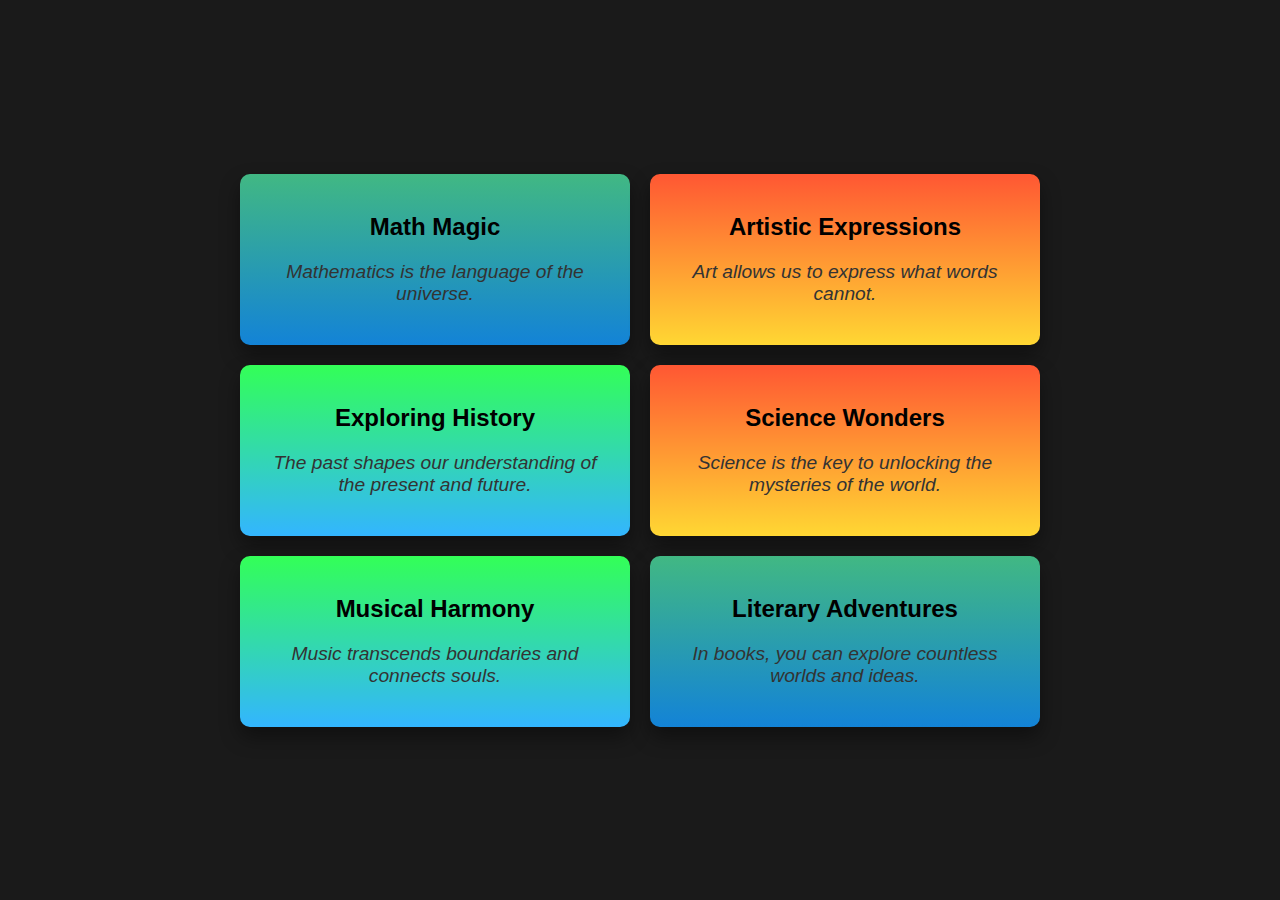
<file: fourth.html>
<!DOCTYPE html>
<html lang="en-us">

<head>
    <meta charset="utf-8">
    <meta name="viewport" content="width=device-width">
    <title>Grid Showcase</title>
    <style>
        body {
            margin: 0;
            padding: 0;
            font-family: 'Arial', sans-serif;
            background-color: #1a1a1a;
            color: #fff;
            display: flex;
            justify-content: center;
            align-items: center;
            min-height: 100vh;
        }

        .container {
            display: grid;
            grid-template-columns: repeat(2, 1fr);
            gap: 20px;
            text-align: center;
            max-width: 800px;
            margin: 0 auto;
        }

        .box {
            border-radius: 10px;
            padding: 20px;
            background: linear-gradient(to bottom, #FFD700, #FFA500);
            color: #000;
            box-shadow: 0 10px 20px rgba(0, 0, 0, 0.4);
            transition: transform 0.3s;
            cursor: pointer;
        }

        .box:hover {
            transform: scale(1.05);
        }

        .fact {
            font-style: italic;
            color: #333;
            font-size: 1.2em;
            margin-top: 10px;
        }
    </style>
</head>

<body>
    <div class="container">
        <div class="box" style="background: linear-gradient(to bottom, #41B883, #1383D7);">
            <h2>Math Magic</h2>
            <p class="fact">Mathematics is the language of the universe.</p>
        </div>
        <div class="box" style="background: linear-gradient(to bottom, #FF5733, #FFD733);">
            <h2>Artistic Expressions</h2>
            <p class="fact">Art allows us to express what words cannot.</p>
        </div>
        <div class="box" style="background: linear-gradient(to bottom, #33FF57, #33B5FF);">
            <h2>Exploring History</h2>
            <p class="fact">The past shapes our understanding of the present and future.</p>
        </div>
        <div class="box" style="background: linear-gradient(to bottom, #FF5733, #FFD733);">
            <h2>Science Wonders</h2>
            <p class="fact">Science is the key to unlocking the mysteries of the world.</p>
        </div>
        <div class="box" style="background: linear-gradient(to bottom, #33FF57, #33B5FF);">
            <h2>Musical Harmony</h2>
            <p class="fact">Music transcends boundaries and connects souls.</p>
        </div>
        <div class="box" style="background: linear-gradient(to bottom, #41B883, #1383D7);">
            <h2>Literary Adventures</h2>
            <p class="fact">In books, you can explore countless worlds and ideas.</p>
        </div>
    </div>
</body>

</html>
</file>
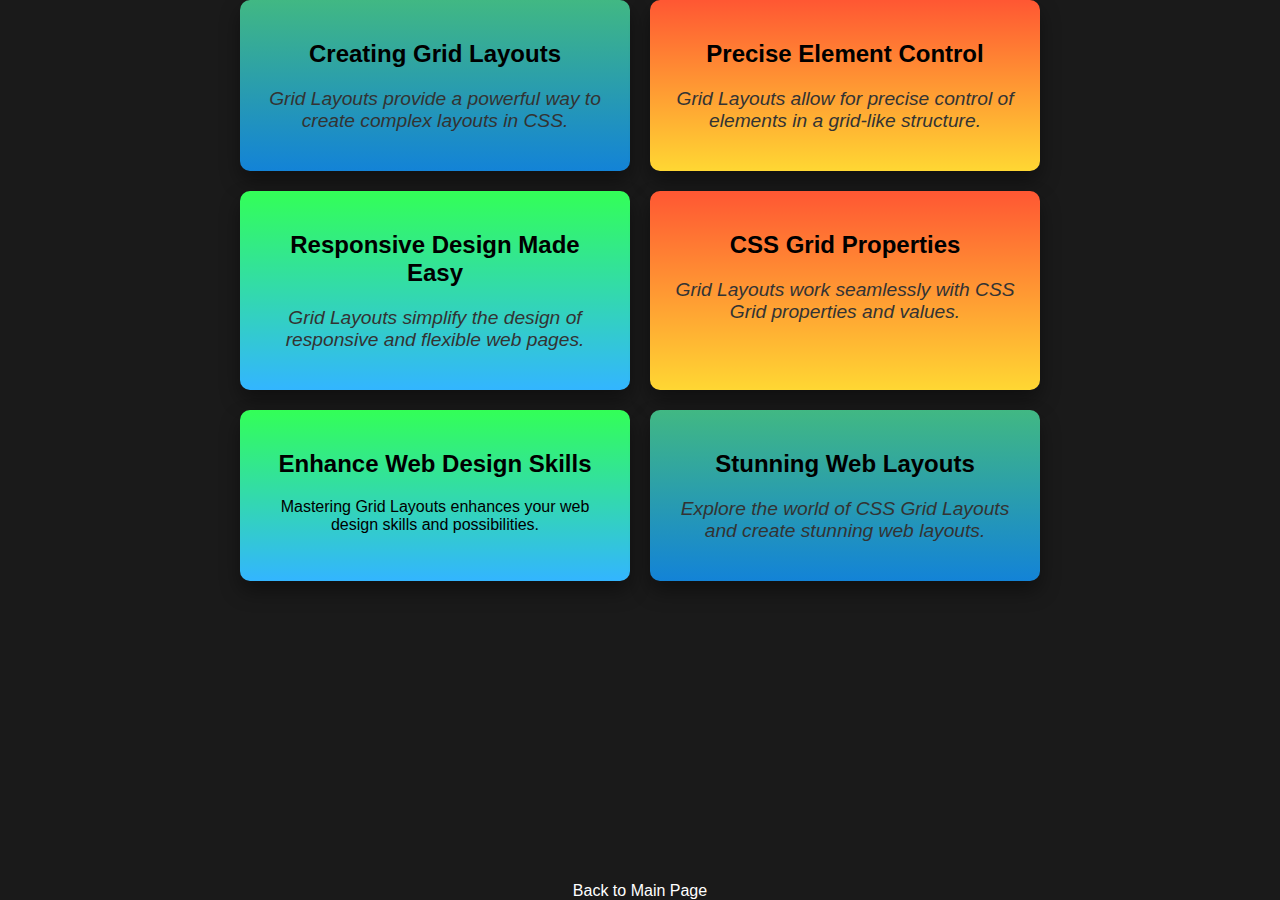
<file: Grid.html>
<!DOCTYPE html>
<html lang="en-us">

<head>
    <meta charset="utf-8">
    <meta name="viewport" content="width=device-width">
    <title>Grid Showcase</title>
    <style>
        body {
            margin: 0;
            padding: 0;
            font-family: 'Arial', sans-serif;
            background-color: #1a1a1a;
            color: #fff;
            display: flex;
            flex-direction: column;
            justify-content: space-between;
            min-height: 100vh;
        }

        .container {
            display: grid;
            grid-template-columns: repeat(2, 1fr);
            gap: 20px;
            text-align: center;
            max-width: 800px;
            margin: 0 auto;
            margin-bottom: 20px;
        }

        .box {
            border-radius: 10px;
            padding: 20px;
            background: linear-gradient(to bottom, #FFD700, #FFA500);
            color: #000;
            box-shadow: 0 10px 20px rgba(0, 0, 0, 0.4);
            transition: transform 0.3s;
            cursor: pointer;
            text-decoration: none;
        }

        .box:hover {
            transform: scale(1.05);
        }

        .fact {
            font-style: italic;
            color: #333;
            font-size: 1.2em;
            margin-top: 10px;
        }
        
        .footer {
            text-align: center;
        }
        
        .back-link {
            text-decoration: none;
            color: #fff;
        }
    </style>
</head>

<body>
    <div class="container">
        <a href="index.html" class="box" style="background: linear-gradient(to bottom, #41B883, #1383D7);">
            <h2>Creating Grid Layouts</h2>
            <p class="fact">Grid Layouts provide a powerful way to create complex layouts in CSS.</p>
        </a>
        <a href="#" class="box" style="background: linear-gradient(to bottom, #FF5733, #FFD733);">
            <h2>Precise Element Control</h2>
            <p class="fact">Grid Layouts allow for precise control of elements in a grid-like structure.</p>
        </a>
        <a href="#" class="box" style="background: linear-gradient(to bottom, #33FF57, #33B5FF);">
            <h2>Responsive Design Made Easy</h2>
            <p class="fact">Grid Layouts simplify the design of responsive and flexible web pages.</p>
        </a>
        <a href="#" class="box" style="background: linear-gradient(to bottom, #FF5733, #FFD733);">
            <h2>CSS Grid Properties</h2>
            <p class="fact">Grid Layouts work seamlessly with CSS Grid properties and values.</p>
        </a>
        <a href="#" class="box" style="background: linear-gradient(to bottom, #33FF57, #33B5FF);">
            <h2>Enhance Web Design Skills</h2>
            <p class "fact">Mastering Grid Layouts enhances your web design skills and possibilities.</p>
        </a>
        <a href="#" class="box" style="background: linear-gradient(to bottom, #41B883, #1383D7);">
            <h2>Stunning Web Layouts</h2>
            <p class="fact">Explore the world of CSS Grid Layouts and create stunning web layouts.</p>
        </a>
    </div>
    <div class="footer">
        <a class="back-link" href="index.html">Back to Main Page</a>
    </div>
</body>

</html>
</file>
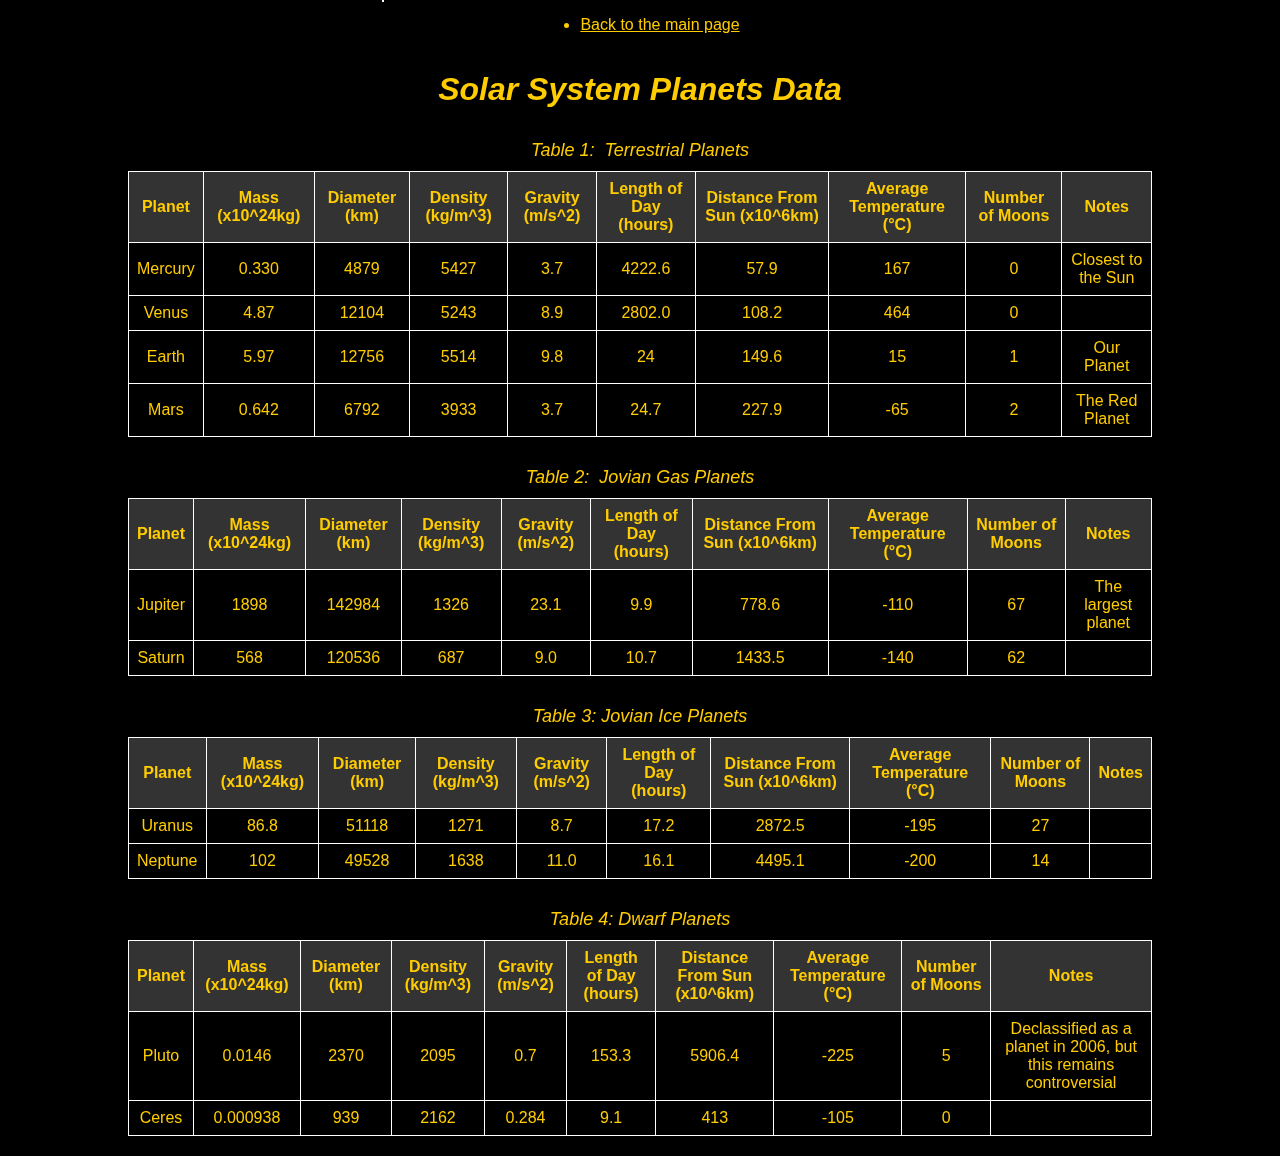
<file: PlanetData.html>
<!DOCTYPE html>
<html lang="en-CA">
<head>
  <title>PlanetData</title>
  <style>
    nav a {
      color: #ffcc00; /* Change to yellow color */
    }
  </style>
    <style>
        /* Common styles for the entire document */
        body {
          margin: 0;
          padding: 0;
          background-color: #000;
          color: #ffcc00;
          font-family: Arial, sans-serif;
          display: flex;
          flex-direction: column;
          align-items: center;
          justify-content: center;
          min-height: 100vh;
          /* Animate the background image */
          animation: animateBackground 1s linear infinite;
          background-size: 100% 100%;
        }
    
        @keyframes animateBackground {
          0% {
            background-size: 100% 100%;
          }
          50% {
            background-size: 110% 110%;
          }
          100% {
            background-size: 100% 100%;
          }
        }
    
        /* Styles for navigation links */
        nav a {
          color: #ffcc00;
        }
    
        /* Shooting star animation styles */
        .shooting-star {
          position: absolute;
          width: 2px;
          height: 2px;
          background-color: #fff;
          animation: shootingStar 2s linear infinite, flicker 0.1s alternate infinite;
        }
    
        /* Table styles */
        table {
          max-width: 80%;
          border-collapse: collapse;
          margin-bottom: 20px;
        }
    
        th, td {
          border: 1px solid white;
          padding: 8px;
          text-align: center;
        }
    
        th {
          background-color: #333;
          color: #ffcc00;
        }
    
        caption {
          font-style: italic;
          margin: 10px 0;
          font-size: 18px;
        }
    
        /* Star background */
        body::before {
          content: '';
          position: fixed;
          top: 0;
          left: 0;
          width: 100%;
          height: 100%;
          opacity: 0.5;
          z-index: -1;
        }
      </style>
    </head>
    <body>
      <!-- JavaScript to create and animate falling stars -->
      <script>
        function createFallingStar() {
          const star = document.createElement("div");
          star.classList.add("shooting-star");
          star.style.top = `${Math.random() * 100}%`;
          star.style.left = `${Math.random() * 100}%`;
          document.body.appendChild(star);
    
          // Animate the falling star
          star.animate([
            { top: '0%', opacity: 1 }, // Start position and opacity
            { top: '100%', opacity: 0 } // End position and opacity
          ], {
            duration: 2000 + Math.random() * 3000, // Random duration between 2 to 5 seconds
            easing: 'linear',
            iterations: 10, // Play animation 10
            fill: 'forwards', // Maintain final position and opacity
            delay: Math.random() * 5000 // Random delay before starting animation
          });
        }
    
        // Create more stars
        for (let i = 0; i < 100; i++) {
          createFallingStar();
        }
      </script>
  <nav>
    <ul>
      <li><a href="index.html">Back to the main page</a></li>
    </ul>
  </nav>
  <h1><i>Solar System Planets Data</i></h1>
  <table>
    <caption><i>Table 1:</i>&nbsp; Terrestrial Planets</caption>
    <tr>
      <th>Planet</th>
      <th>Mass (x10^24kg)</th>
      <th>Diameter (km)</th>
      <th>Density (kg/m^3)</th>
      <th>Gravity (m/s^2)</th>
      <th>Length of Day (hours)</th>
      <th>Distance From Sun (x10^6km)</th>
      <th>Average Temperature (°C)</th>
      <th>Number of Moons</th>
      <th>Notes</th>
    </tr>
    <tr>
      <td>Mercury</td>
      <td>0.330</td>
      <td>4879</td>
      <td>5427</td>
      <td>3.7</td>
      <td>4222.6</td>
      <td>57.9</td>
      <td>167</td>
      <td>0</td>
      <td>Closest to the Sun</td>
    </tr>
    <tr>
      <td>Venus</td>
      <td>4.87</td>
      <td>12104</td>
      <td>5243</td>
      <td>8.9</td>
      <td>2802.0</td>
      <td>108.2</td>
      <td>464</td>
      <td>0</td>
      <td></td>
    </tr>
    <tr>
      <td>Earth</td>
      <td>5.97</td>
      <td>12756</td>
      <td>5514</td>
      <td>9.8</td>
      <td>24</td>
      <td>149.6</td>
      <td>15</td>
      <td>1</td>
      <td>Our Planet</td>
    </tr>
    <tr>
      <td>Mars</td>
      <td>0.642</td>
      <td>6792</td>
      <td>3933</td>
      <td>3.7</td>
      <td>24.7</td>
      <td>227.9</td>
      <td>-65</td>
      <td>2</td>
      <td>The Red Planet</td>
    </tr>
  </table>
  <table>
    <caption><i>Table 2:</i>&nbsp; Jovian Gas Planets</caption>
    <tr>
      <th>Planet</th>
      <th>Mass (x10^24kg)</th>
      <th>Diameter (km)</th>
      <th>Density (kg/m^3)</th>
      <th>Gravity (m/s^2)</th>
      <th>Length of Day (hours)</th>
      <th>Distance From Sun (x10^6km)</th>
      <th>Average Temperature (°C)</th>
      <th>Number of Moons</th>
      <th>Notes</th>
    </tr>
    <tr>
      <td>Jupiter</td>
      <td>1898</td>
      <td>142984</td>
      <td>1326</td>
      <td>23.1</td>
      <td>9.9</td>
      <td>778.6</td>
      <td>-110</td>
      <td>67</td>
      <td>The largest planet</td>
    </tr>
    <tr>
      <td>Saturn</td>
      <td>568</td>
      <td>120536</td>
      <td>687</td>
      <td>9.0</td>
      <td>10.7</td>
      <td>1433.5</td>
      <td>-140</td>
      <td>62</td>
      <td></td>
    </tr>
  </table>
  <table>
    <caption><i>Table 3:</i>&nbsp;Jovian Ice Planets</caption>
    <tr>
      <th>Planet</th>
      <th>Mass (x10^24kg)</th>
      <th>Diameter (km)</th>
      <th>Density (kg/m^3)</th>
      <th>Gravity (m/s^2)</th>
      <th>Length of Day (hours)</th>
      <th>Distance From Sun (x10^6km)</th>
      <th>Average Temperature (°C)</th>
      <th>Number of Moons</th>
      <th>Notes</th>
    </tr>
    <tr>
      <td>Uranus</td>
      <td>86.8</td>
      <td>51118</td>
      <td>1271</td>
      <td>8.7</td>
      <td>17.2</td>
      <td>2872.5</td>
      <td>-195</td>
      <td>27</td>
      <td></td>
    </tr>
    <tr>
      <td>Neptune</td>
      <td>102</td>
      <td>49528</td>
      <td>1638</td>
      <td>11.0</td>
      <td>16.1</td>
      <td>4495.1</td>
      <td>-200</td>
      <td>14</td>
      <td></td>
    </tr>
  </table>
  <table>
    <caption><i>Table 4:</i>&nbsp;Dwarf Planets</caption>
    <tr>
      <th>Planet</th>
      <th>Mass (x10^24kg)</th>
      <th>Diameter (km)</th>
      <th>Density (kg/m^3)</th>
      <th>Gravity (m/s^2)</th>
      <th>Length of Day (hours)</th>
      <th>Distance From Sun (x10^6km)</th>
      <th>Average Temperature (°C)</th>
      <th>Number of Moons</th>
      <th>Notes</th>
    </tr>
    <tr>
      <td>Pluto</td>
      <td>0.0146</td>
      <td>2370</td>
      <td>2095</td>
      <td>0.7</td>
      <td>153.3</td>
      <td>5906.4</td>
      <td>-225</td>
      <td>5</td>
      <td>Declassified as a planet in 2006, but this remains controversial</td>
    </tr>
    <tr>
      <td>Ceres</td>
      <td>0.000938</td>
      <td>939</td>
      <td>2162</td>
      <td>0.284</td>
      <td>9.1</td>
      <td>413</td>
      <td>-105</td>
      <td>0</td>
      <td></td>
    </tr>
  </table>
</body>
</html>
</file>
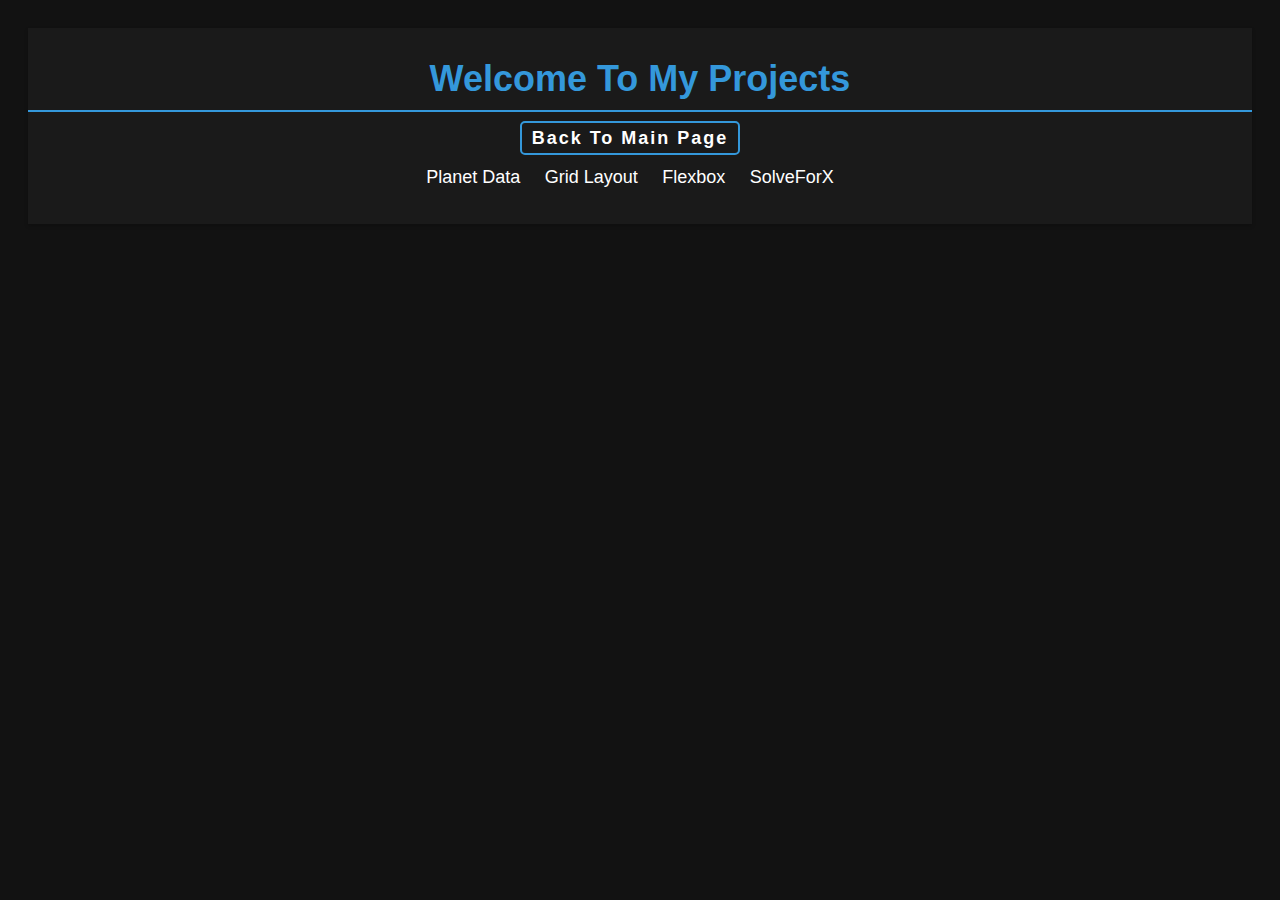
<file: second.html>
<!DOCTYPE html>
<html lang="en">
<head>
    <meta charset="UTF-8">
    <meta name="viewport" content="width=device-width, initial-scale=1.0">
    <title>Projects</title>
    <link rel="stylesheet" href="styles.css">
</head>
<body>
    <div class="navbar">
        <h1>Welcome To My Projects</h1>
        <ul>
            <li><a class="back-to-main" href="index.html">Back to Main Page</a></li>
            <br>
            <br>
            <li><a href="PlanetData.html">Planet Data</a></li>
            <li><a href="Grid.html">Grid Layout</a></li>
            <li><a href="third.html">Flexbox</a></li>
            <li><a href="solveforx.html">SolveForX</a></li>
        </ul>
    </div>
    <!-- Add more content as needed -->
</body>
</html>
</file>
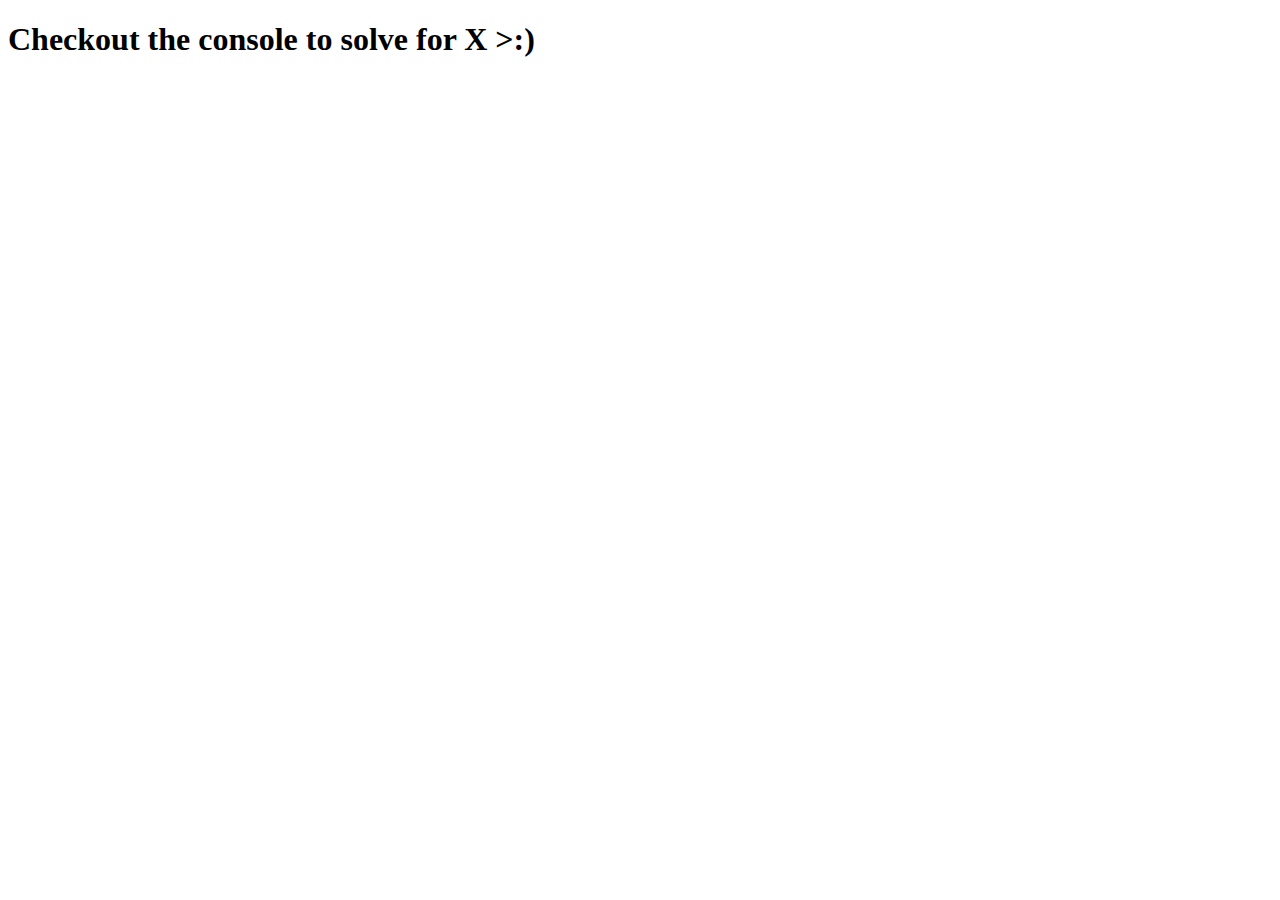
<file: solveforx.html>
<!DOCTYPE html>
<html lang="en">
<head>
    <meta charset="UTF-8">
    <meta name="viewport" content="width=device-width, initial-scale=1.0">
    <title>Solve For X</title>
    <script src="solveforx.js"></script>
</head>
<body>
    <h1>Checkout the console to solve for X >:)</h1>
</body>
</html>
</file>
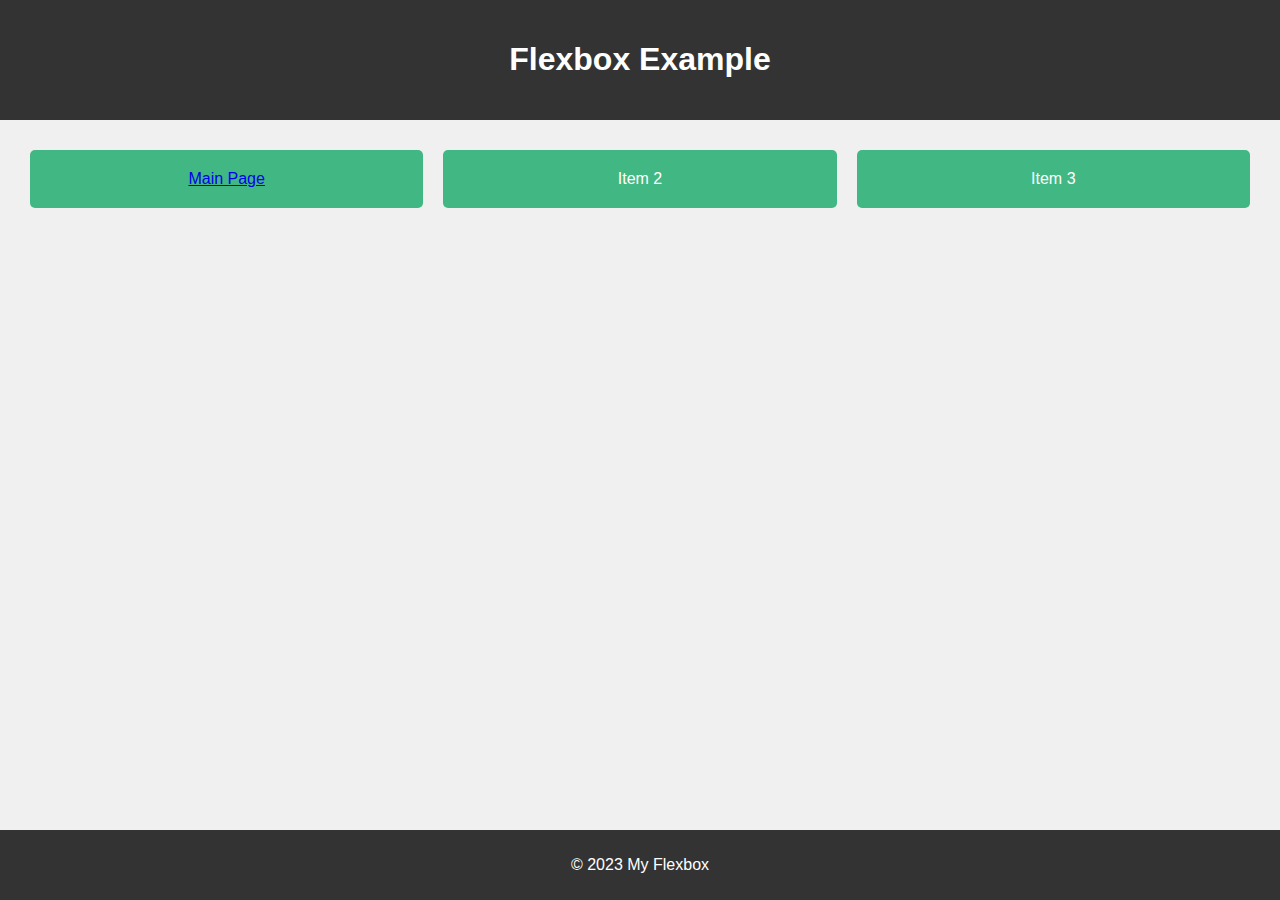
<file: third.html>
<!DOCTYPE html>
<html lang="en-us">
<head>
    <meta charset="utf-8">
    <meta name="viewport" content="width=device-width">
    <title>Flexbox</title>
    <style>
        body {
            font-family: 'Arial', sans-serif;
            background-color: #f0f0f0;
            margin: 0;
            padding: 0;
            display: flex;
            flex-direction: column;
            min-height: 100vh;
        }

        header {
            background-color: #333;
            color: #fff;
            padding: 20px;
            text-align: center;
        }

        main {
            flex: 1; /* Grow and take remaining space */
            padding: 20px;
        }

        footer {
            background-color: #333;
            color: #fff;
            padding: 10px;
            text-align: center;
        }

        .flex-container {
            display: flex;
            justify-content: space-around;
            align-items: center;
        }

        .flex-item {
            background-color: #41B883;
            color: #fff;
            padding: 20px;
            margin: 10px;
            border-radius: 5px;
            text-align: center;
            flex: 1;
        }
    </style>
</head>
<body>
    <header>
        <h1>Flexbox Example</h1>
    </header>

    <main>
        <div class="flex-container">
            <div class="flex-item"><a href="index.html">Main Page</a></div>
            <div class="flex-item">Item 2</div>
            <div class="flex-item">Item 3</div>
        </div>
    </main>

    <footer>
        <p>© 2023 My Flexbox</p>
    </footer>
</body>
</html>
</file>
<file: styles.css>
/*THIS CSS IS FOR second html*/
/* Reset some default styles */
body, h1, ul, li {
    margin: 1;
    padding: 0;
    box-sizing: border-box;
}

/* General Styles */
body {
    font-family: 'Arial', sans-serif;
    background-color: #121212;
    color: #fff;
    padding: 20px;
}

/* Navbar Styles */
.navbar {
    background-color: #1a1a1a;
    color: #fff;
    text-align: center;
    padding: 20px 0;
    box-shadow: 0 2px 4px rgba(0, 0, 0, 0.2);
}

.navbar h1 {
    font-size: 36px;
    margin: 0;
    padding: 10px 0;
}

.navbar ul {
    list-style-type: none;
    padding: 0;
}

.navbar li {
    display: inline;
    margin-right: 20px;
}

.navbar a {
    text-decoration: none;
    color: #fff;
    font-size: 18px;
    transition: color 0.3s;
}

.navbar a:hover {
    color: #3498db;
}

/* Page Heading */
h1 {
    font-size: 42px;
    text-align: center;
    padding: 20px;
    background-color: #1a1a1a;
    color: #3498db;
    border-bottom: 2px solid #3498db;
}

/* Additional Styling for .back-to-main */
.back-to-main {
    font-weight: bold;
    text-transform: capitalize;
    font-size: 14px;
    color: #3498db;
    letter-spacing: 2px;
    padding: 5px 10px;
    border: 2px solid #3498db;
    border-radius: 5px;
    transition: background-color 0.3s, color 0.3s;
}

.back-to-main:hover {
    background-color: #3498db;
    color: #fff;
}
</file>
